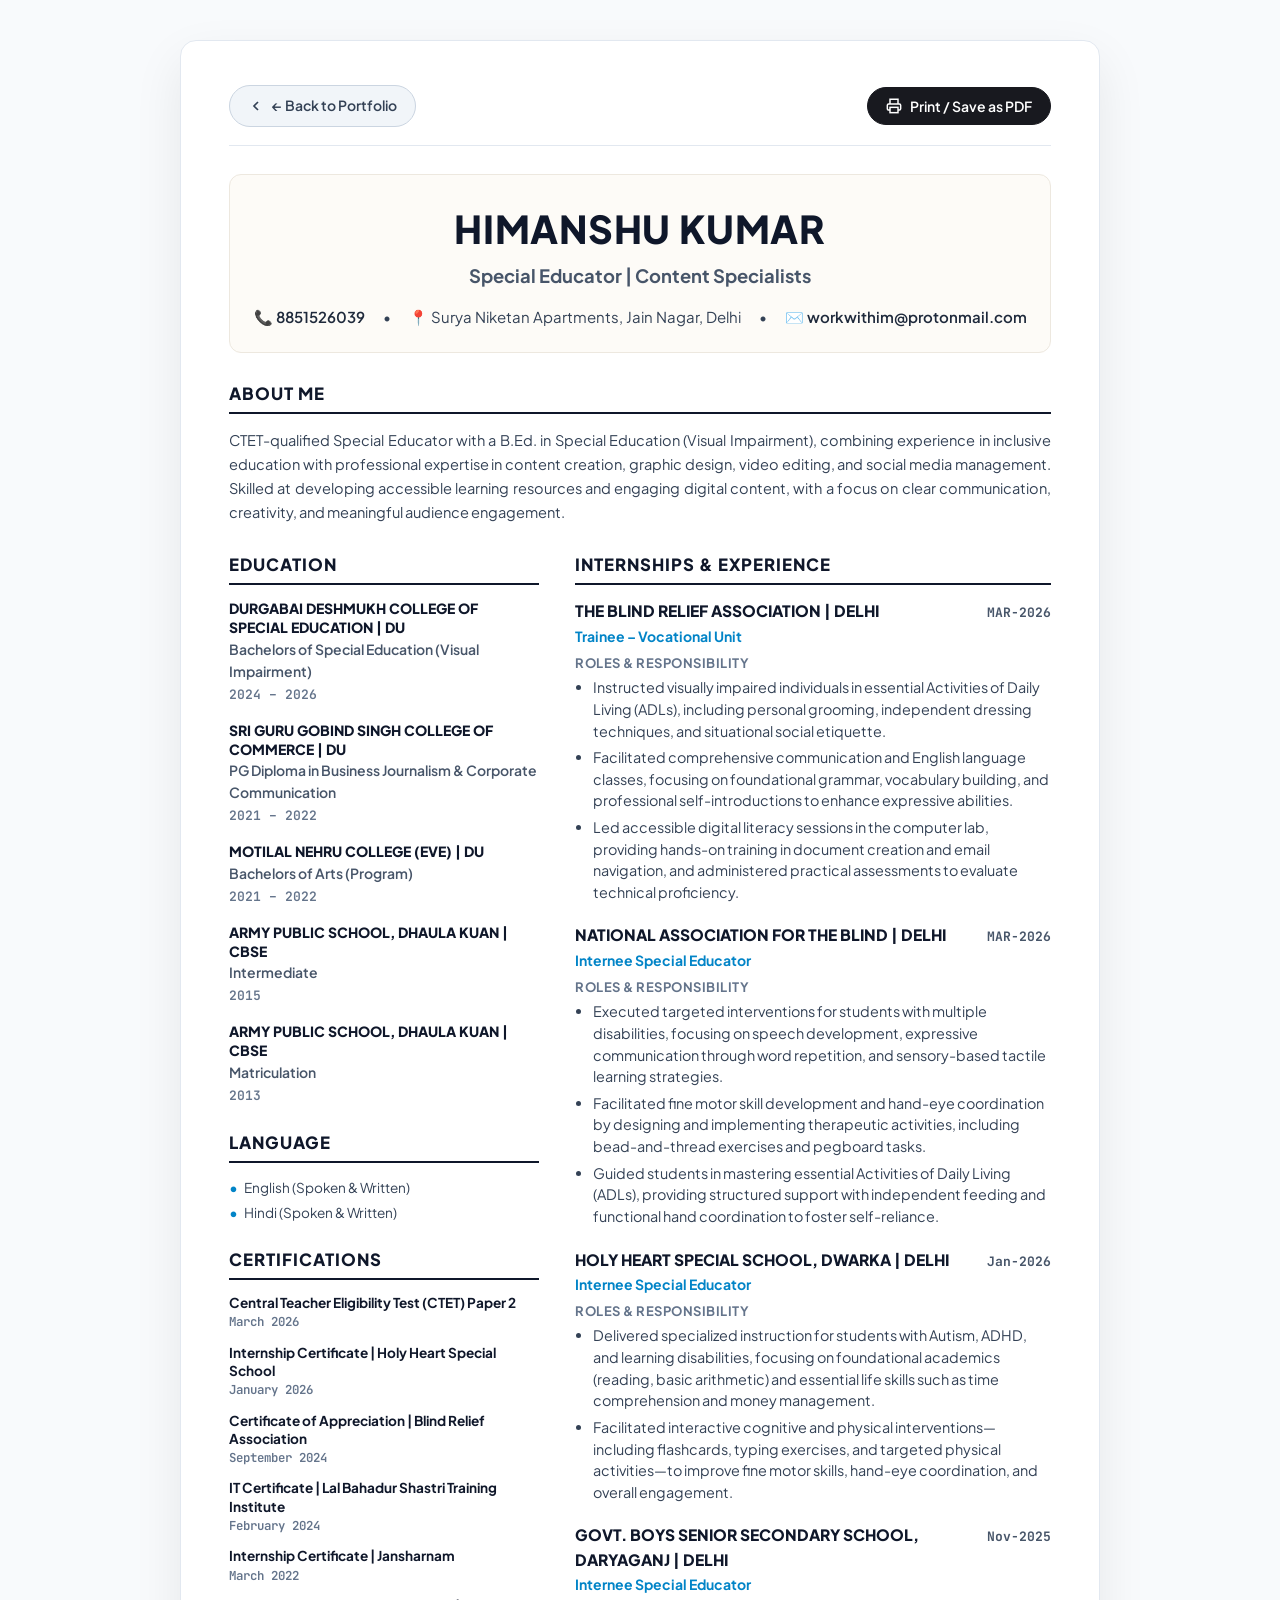
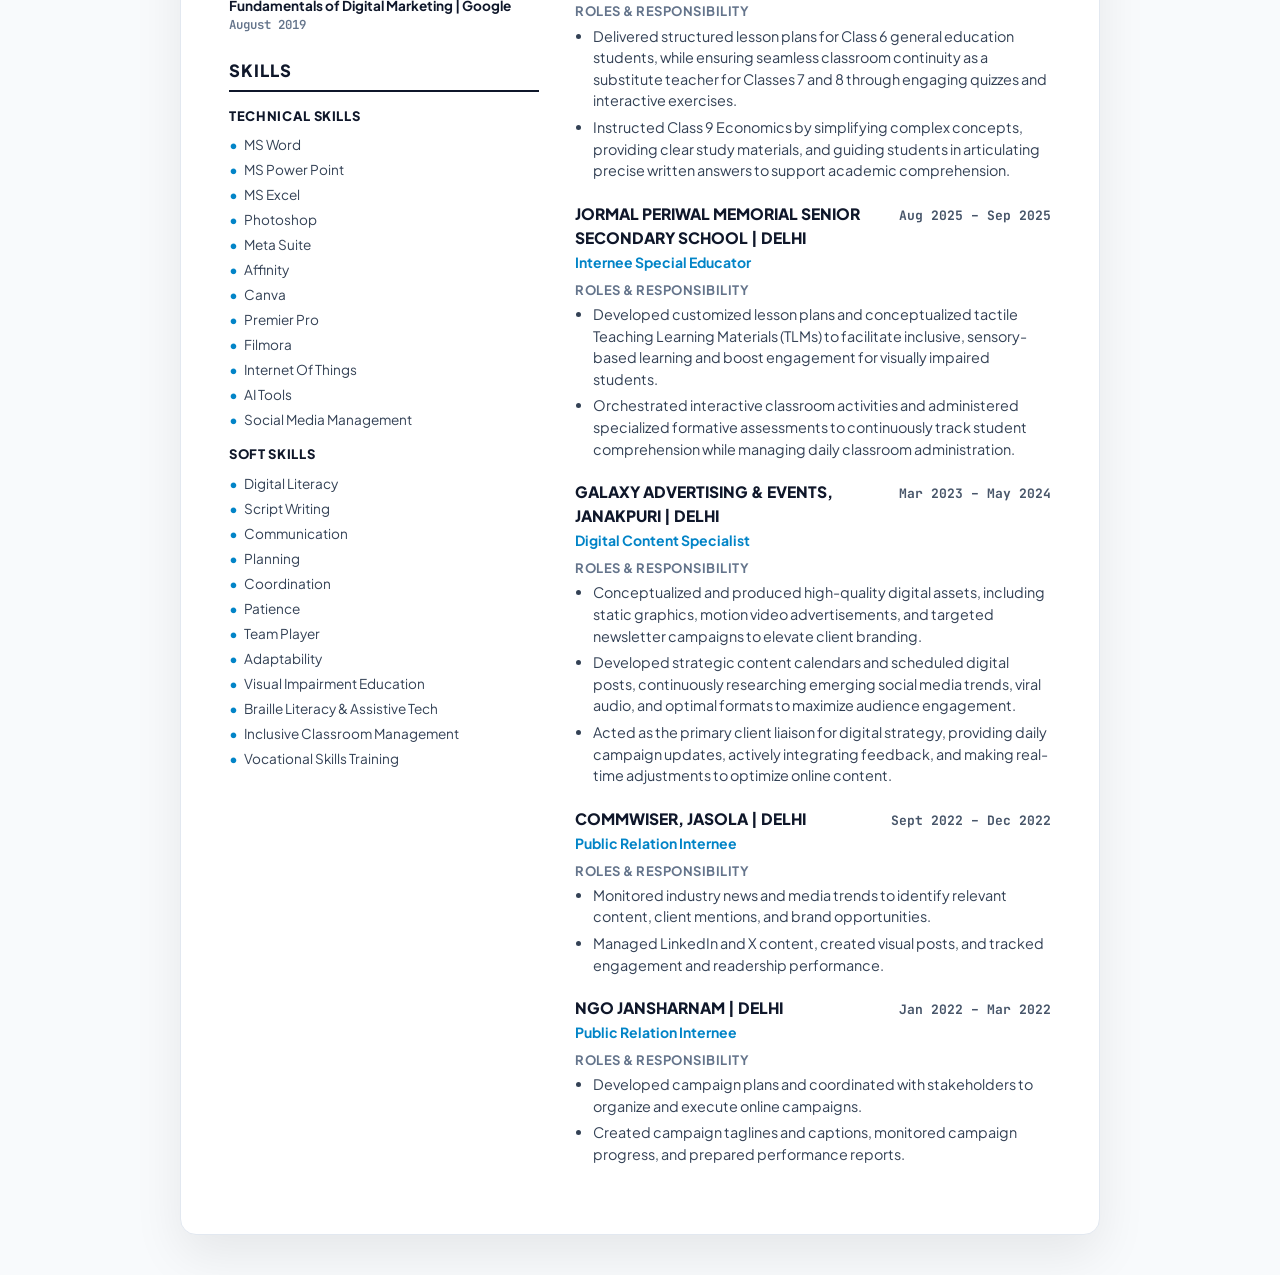
<file: resume.html>
<!DOCTYPE html>
<html lang="en">
<head>
  <meta charset="UTF-8">
  <meta name="viewport" content="width=device-width, initial-scale=1.0">
  <title>Himanshu Kumar — Curriculum Vitae / Resume</title>
  <meta name="description" content="Official Resume of Himanshu Kumar — Special Educator (Visual Impairment, CTET Qualified) & Digital Content Specialist.">
  <link rel="preconnect" href="https://fonts.googleapis.com">
  <link rel="preconnect" href="https://fonts.gstatic.com" crossorigin>
  <link href="https://fonts.googleapis.com/css2?family=Plus+Jakarta+Sans:wght@400;500;600;700;800&family=JetBrains+Mono:wght@500;700&display=swap" rel="stylesheet">
  
  <style>
    :root {
      --primary: #18191f;
      --accent: #0284c7;
      --accent-dark: #0369a1;
      --text-dark: #1e293b;
      --text-muted: #64748b;
      --border: #e2e8f0;
      --bg: #f8fafc;
      --card-bg: #ffffff;
      --font-main: 'Plus Jakarta Sans', sans-serif;
      --font-mono: 'JetBrains Mono', monospace;
    }

    * {
      margin: 0;
      padding: 0;
      box-sizing: border-box;
    }

    body {
      font-family: var(--font-main);
      background-color: var(--bg);
      color: var(--text-dark);
      line-height: 1.55;
      padding: 40px 20px;
    }

    .resume-wrapper {
      max-width: 920px;
      margin: 0 auto;
      background: var(--card-bg);
      border-radius: 16px;
      box-shadow: 0 20px 50px rgba(0, 0, 0, 0.08);
      border: 1px solid var(--border);
      padding: 44px 48px;
      position: relative;
    }

    /* Top Action Bar */
    .action-bar {
      display: flex;
      justify-content: space-between;
      align-items: center;
      margin-bottom: 28px;
      padding-bottom: 18px;
      border-bottom: 1px solid var(--border);
    }

    .btn-action {
      display: inline-flex;
      align-items: center;
      gap: 8px;
      font-family: var(--font-main);
      font-size: 0.875rem;
      font-weight: 600;
      padding: 9px 18px;
      border-radius: 9999px;
      text-decoration: none;
      cursor: pointer;
      transition: all 0.2s ease;
    }

    .btn-back {
      background: #f1f5f9;
      color: #334155;
      border: 1px solid #cbd5e1;
    }

    .btn-back:hover {
      background: #e2e8f0;
      color: #0f172a;
    }

    .btn-print {
      background: var(--primary);
      color: #ffffff;
      border: 1px solid var(--primary);
    }

    .btn-print:hover {
      background: var(--accent);
      border-color: var(--accent);
    }

    /* Resume Header */
    .resume-header {
      text-align: center;
      margin-bottom: 28px;
      padding-bottom: 20px;
      border-bottom: 2px solid var(--border);
      background: #fdfbf7;
      padding: 24px 20px;
      border-radius: 12px;
      border: 1px solid #ede8df;
    }

    .resume-name {
      font-size: 2.4rem;
      font-weight: 800;
      color: #0f172a;
      letter-spacing: 0.02em;
      margin-bottom: 4px;
      text-transform: uppercase;
    }

    .resume-subtitle {
      font-size: 1.15rem;
      font-weight: 700;
      color: #475569;
      margin-bottom: 14px;
    }

    .resume-contacts {
      display: flex;
      justify-content: center;
      align-items: center;
      gap: 18px;
      flex-wrap: wrap;
      font-size: 0.9375rem;
      color: #334155;
    }

    .resume-contacts a {
      color: var(--text-dark);
      text-decoration: none;
      font-weight: 600;
    }

    .resume-contacts a:hover {
      color: var(--accent);
    }

    /* 2-Column Body Layout */
    .resume-body-grid {
      display: grid;
      grid-template-columns: 310px 1fr;
      gap: 36px;
    }

    /* Section Styling */
    .section {
      margin-bottom: 24px;
    }

    .section-title {
      font-size: 1.05rem;
      font-weight: 800;
      color: #0f172a;
      text-transform: uppercase;
      letter-spacing: 0.06em;
      border-bottom: 2px solid #0f172a;
      padding-bottom: 5px;
      margin-bottom: 14px;
    }

    .about-box {
      font-size: 0.9125rem;
      color: #334155;
      line-height: 1.65;
      text-align: justify;
    }

    /* Left Sidebar: Education Items */
    .edu-block {
      margin-bottom: 16px;
    }

    .edu-block:last-child {
      margin-bottom: 0;
    }

    .edu-inst {
      font-size: 0.875rem;
      font-weight: 800;
      color: #0f172a;
      line-height: 1.35;
      text-transform: uppercase;
    }

    .edu-degree {
      font-size: 0.875rem;
      font-weight: 600;
      color: #475569;
      margin-top: 2px;
    }

    .edu-year {
      font-family: var(--font-mono);
      font-size: 0.8125rem;
      color: #64748b;
      font-weight: 600;
      margin-top: 2px;
    }

    /* Right Column: Experience Items */
    .exp-item {
      margin-bottom: 20px;
    }

    .exp-item:last-child {
      margin-bottom: 0;
    }

    .exp-header-row {
      display: flex;
      justify-content: space-between;
      align-items: baseline;
      margin-bottom: 2px;
    }

    .exp-org {
      font-size: 0.975rem;
      font-weight: 800;
      color: #0f172a;
      text-transform: uppercase;
    }

    .exp-date {
      font-family: var(--font-mono);
      font-size: 0.8125rem;
      color: #475569;
      font-weight: 700;
      white-space: nowrap;
    }

    .exp-role {
      font-size: 0.875rem;
      font-weight: 700;
      color: #0284c7;
      margin-bottom: 6px;
    }

    .roles-subtitle {
      font-size: 0.8125rem;
      font-weight: 700;
      color: #64748b;
      text-transform: uppercase;
      letter-spacing: 0.04em;
      margin-bottom: 4px;
    }

    .exp-bullets {
      padding-left: 18px;
      font-size: 0.9rem;
      color: #334155;
    }

    .exp-bullets li {
      margin-bottom: 5px;
      line-height: 1.5;
    }

    /* Skills Pill Grid */
    .skill-group {
      margin-bottom: 14px;
    }

    .skill-group-title {
      font-size: 0.8125rem;
      font-weight: 800;
      color: #0f172a;
      text-transform: uppercase;
      letter-spacing: 0.05em;
      margin-bottom: 8px;
    }

    .skills-list {
      list-style: none;
      display: flex;
      flex-direction: column;
      gap: 4px;
    }

    .skills-list li {
      font-size: 0.85rem;
      color: #334155;
      display: flex;
      align-items: center;
      gap: 6px;
    }

    .skills-list li::before {
      content: "•";
      color: #0284c7;
      font-weight: bold;
    }

    /* Certifications List */
    .cert-item {
      margin-bottom: 12px;
    }

    .cert-title {
      font-size: 0.85rem;
      font-weight: 700;
      color: #0f172a;
      line-height: 1.35;
    }

    .cert-date {
      font-family: var(--font-mono);
      font-size: 0.775rem;
      color: #64748b;
      font-weight: 600;
    }

    /* Print Stylesheet */
    @media print {
      body {
        background: #ffffff;
        padding: 0;
        color: #000000;
      }
      .resume-wrapper {
        box-shadow: none;
        border: none;
        padding: 15px 20px;
        max-width: 100%;
        border-radius: 0;
      }
      .action-bar {
        display: none !important;
      }
      .resume-header {
        background: #ffffff;
        border: 1px solid #000000;
      }
      a {
        text-decoration: none;
        color: #000000;
      }
      .section-title {
        border-bottom-color: #000000;
      }
      .exp-role {
        color: #000000;
      }
    }

    @media (max-width: 768px) {
      .resume-body-grid {
        grid-template-columns: 1fr;
        gap: 24px;
      }
      .resume-wrapper {
        padding: 24px;
      }
    }
  </style>
</head>
<body>

  <div class="resume-wrapper">
    
    <!-- Top Action Bar -->
    <div class="action-bar">
      <a href="index.html" class="btn-action btn-back">
        <svg width="16" height="16" viewBox="0 0 24 24" fill="none" stroke="currentColor" stroke-width="2.5"><polyline points="15 18 9 12 15 6"></polyline></svg>
        <span>&larr; Back to Portfolio</span>
      </a>
      <button onclick="window.print()" class="btn-action btn-print">
        <svg width="16" height="16" viewBox="0 0 24 24" fill="none" stroke="currentColor" stroke-width="2.2"><path d="M6 9V2h12v7M6 18H4a2 2 0 0 1-2-2v-5a2 2 0 0 1 2-2h16a2 2 0 0 1 2 2v5a2 2 0 0 1-2 2h-2"></path><rect x="6" y="14" width="12" height="8"></rect></svg>
        <span>Print / Save as PDF</span>
      </button>
    </div>

    <!-- Header -->
    <header class="resume-header">
      <h1 class="resume-name">HIMANSHU KUMAR</h1>
      <div class="resume-subtitle">Special Educator | Content Specialists</div>
      <div class="resume-contacts">
        <span>📞 <a href="tel:8851526039">8851526039</a></span>
        <span>•</span>
        <span>📍 Surya Niketan Apartments, Jain Nagar, Delhi</span>
        <span>•</span>
        <span>✉️ <a href="mailto:workwithim@protonmail.com">workwithim@protonmail.com</a></span>
      </div>
    </header>

    <!-- About Me -->
    <section class="section" style="margin-bottom: 28px;">
      <h2 class="section-title">About Me</h2>
      <p class="about-box">
        CTET-qualified Special Educator with a B.Ed. in Special Education (Visual Impairment), combining experience in inclusive education with professional expertise in content creation, graphic design, video editing, and social media management. Skilled at developing accessible learning resources and engaging digital content, with a focus on clear communication, creativity, and meaningful audience engagement.
      </p>
    </section>

    <!-- 2-Column Body Layout -->
    <div class="resume-body-grid">
      
      <!-- Left Column: Education, Language, Certifications, Skills -->
      <aside class="resume-left-col">
        
        <!-- Education -->
        <section class="section">
          <h2 class="section-title">Education</h2>
          
          <div class="edu-block">
            <div class="edu-inst">Durgabai Deshmukh College of Special Education | DU</div>
            <div class="edu-degree">Bachelors of Special Education (Visual Impairment)</div>
            <div class="edu-year">2024 – 2026</div>
          </div>

          <div class="edu-block">
            <div class="edu-inst">Sri Guru Gobind Singh College of Commerce | DU</div>
            <div class="edu-degree">PG Diploma in Business Journalism &amp; Corporate Communication</div>
            <div class="edu-year">2021 – 2022</div>
          </div>

          <div class="edu-block">
            <div class="edu-inst">Motilal Nehru College (Eve) | DU</div>
            <div class="edu-degree">Bachelors of Arts (Program)</div>
            <div class="edu-year">2021 – 2022</div>
          </div>

          <div class="edu-block">
            <div class="edu-inst">Army Public School, Dhaula Kuan | CBSE</div>
            <div class="edu-degree">Intermediate</div>
            <div class="edu-year">2015</div>
          </div>

          <div class="edu-block">
            <div class="edu-inst">Army Public School, Dhaula Kuan | CBSE</div>
            <div class="edu-degree">Matriculation</div>
            <div class="edu-year">2013</div>
          </div>
        </section>

        <!-- Language -->
        <section class="section">
          <h2 class="section-title">Language</h2>
          <ul class="skills-list">
            <li>English (Spoken &amp; Written)</li>
            <li>Hindi (Spoken &amp; Written)</li>
          </ul>
        </section>

        <!-- Certifications -->
        <section class="section">
          <h2 class="section-title">Certifications</h2>
          
          <div class="cert-item">
            <div class="cert-title">Central Teacher Eligibility Test (CTET) Paper 2</div>
            <div class="cert-date">March 2026</div>
          </div>

          <div class="cert-item">
            <div class="cert-title">Internship Certificate | Holy Heart Special School</div>
            <div class="cert-date">January 2026</div>
          </div>

          <div class="cert-item">
            <div class="cert-title">Certificate of Appreciation | Blind Relief Association</div>
            <div class="cert-date">September 2024</div>
          </div>

          <div class="cert-item">
            <div class="cert-title">IT Certificate | Lal Bahadur Shastri Training Institute</div>
            <div class="cert-date">February 2024</div>
          </div>

          <div class="cert-item">
            <div class="cert-title">Internship Certificate | Jansharnam</div>
            <div class="cert-date">March 2022</div>
          </div>

          <div class="cert-item">
            <div class="cert-title">Fundamentals of Digital Marketing | Google</div>
            <div class="cert-date">August 2019</div>
          </div>
        </section>

        <!-- Skills -->
        <section class="section">
          <h2 class="section-title">Skills</h2>
          
          <div class="skill-group">
            <div class="skill-group-title">Technical Skills</div>
            <ul class="skills-list">
              <li>MS Word</li>
              <li>MS Power Point</li>
              <li>MS Excel</li>
              <li>Photoshop</li>
              <li>Meta Suite</li>
              <li>Affinity</li>
              <li>Canva</li>
              <li>Premier Pro</li>
              <li>Filmora</li>
              <li>Internet Of Things</li>
              <li>AI Tools</li>
              <li>Social Media Management</li>
            </ul>
          </div>

          <div class="skill-group">
            <div class="skill-group-title">Soft Skills</div>
            <ul class="skills-list">
              <li>Digital Literacy</li>
              <li>Script Writing</li>
              <li>Communication</li>
              <li>Planning</li>
              <li>Coordination</li>
              <li>Patience</li>
              <li>Team Player</li>
              <li>Adaptability</li>
              <li>Visual Impairment Education</li>
              <li>Braille Literacy &amp; Assistive Tech</li>
              <li>Inclusive Classroom Management</li>
              <li>Vocational Skills Training</li>
            </ul>
          </div>
        </section>

      </aside>

      <!-- Right Column: Internships & Experience -->
      <main class="resume-right-col">
        <section class="section">
          <h2 class="section-title">Internships &amp; Experience</h2>
          
          <!-- The Blind Relief Association -->
          <div class="exp-item">
            <div class="exp-header-row">
              <div class="exp-org">The Blind Relief Association | Delhi</div>
              <div class="exp-date">MAR-2026</div>
            </div>
            <div class="exp-role">Trainee – Vocational Unit</div>
            <div class="roles-subtitle">Roles &amp; Responsibility</div>
            <ul class="exp-bullets">
              <li>Instructed visually impaired individuals in essential Activities of Daily Living (ADLs), including personal grooming, independent dressing techniques, and situational social etiquette.</li>
              <li>Facilitated comprehensive communication and English language classes, focusing on foundational grammar, vocabulary building, and professional self-introductions to enhance expressive abilities.</li>
              <li>Led accessible digital literacy sessions in the computer lab, providing hands-on training in document creation and email navigation, and administered practical assessments to evaluate technical proficiency.</li>
            </ul>
          </div>

          <!-- National Association for the Blind -->
          <div class="exp-item">
            <div class="exp-header-row">
              <div class="exp-org">National Association for the Blind | Delhi</div>
              <div class="exp-date">MAR-2026</div>
            </div>
            <div class="exp-role">Internee Special Educator</div>
            <div class="roles-subtitle">Roles &amp; Responsibility</div>
            <ul class="exp-bullets">
              <li>Executed targeted interventions for students with multiple disabilities, focusing on speech development, expressive communication through word repetition, and sensory-based tactile learning strategies.</li>
              <li>Facilitated fine motor skill development and hand-eye coordination by designing and implementing therapeutic activities, including bead-and-thread exercises and pegboard tasks.</li>
              <li>Guided students in mastering essential Activities of Daily Living (ADLs), providing structured support with independent feeding and functional hand coordination to foster self-reliance.</li>
            </ul>
          </div>

          <!-- Holy Heart Special School -->
          <div class="exp-item">
            <div class="exp-header-row">
              <div class="exp-org">Holy Heart Special School, Dwarka | Delhi</div>
              <div class="exp-date">Jan-2026</div>
            </div>
            <div class="exp-role">Internee Special Educator</div>
            <div class="roles-subtitle">Roles &amp; Responsibility</div>
            <ul class="exp-bullets">
              <li>Delivered specialized instruction for students with Autism, ADHD, and learning disabilities, focusing on foundational academics (reading, basic arithmetic) and essential life skills such as time comprehension and money management.</li>
              <li>Facilitated interactive cognitive and physical interventions—including flashcards, typing exercises, and targeted physical activities—to improve fine motor skills, hand-eye coordination, and overall engagement.</li>
            </ul>
          </div>

          <!-- Govt. Boys Senior Secondary School -->
          <div class="exp-item">
            <div class="exp-header-row">
              <div class="exp-org">Govt. Boys Senior Secondary School, Daryaganj | Delhi</div>
              <div class="exp-date">Nov-2025</div>
            </div>
            <div class="exp-role">Internee Special Educator</div>
            <div class="roles-subtitle">Roles &amp; Responsibility</div>
            <ul class="exp-bullets">
              <li>Delivered structured lesson plans for Class 6 general education students, while ensuring seamless classroom continuity as a substitute teacher for Classes 7 and 8 through engaging quizzes and interactive exercises.</li>
              <li>Instructed Class 9 Economics by simplifying complex concepts, providing clear study materials, and guiding students in articulating precise written answers to support academic comprehension.</li>
            </ul>
          </div>

          <!-- Jormal Periwal Memorial School -->
          <div class="exp-item">
            <div class="exp-header-row">
              <div class="exp-org">Jormal Periwal Memorial Senior Secondary School | Delhi</div>
              <div class="exp-date">Aug 2025 – Sep 2025</div>
            </div>
            <div class="exp-role">Internee Special Educator</div>
            <div class="roles-subtitle">Roles &amp; Responsibility</div>
            <ul class="exp-bullets">
              <li>Developed customized lesson plans and conceptualized tactile Teaching Learning Materials (TLMs) to facilitate inclusive, sensory-based learning and boost engagement for visually impaired students.</li>
              <li>Orchestrated interactive classroom activities and administered specialized formative assessments to continuously track student comprehension while managing daily classroom administration.</li>
            </ul>
          </div>

          <!-- Galaxy Advertising & Events -->
          <div class="exp-item">
            <div class="exp-header-row">
              <div class="exp-org">Galaxy Advertising &amp; Events, Janakpuri | Delhi</div>
              <div class="exp-date">Mar 2023 – May 2024</div>
            </div>
            <div class="exp-role">Digital Content Specialist</div>
            <div class="roles-subtitle">Roles &amp; Responsibility</div>
            <ul class="exp-bullets">
              <li>Conceptualized and produced high-quality digital assets, including static graphics, motion video advertisements, and targeted newsletter campaigns to elevate client branding.</li>
              <li>Developed strategic content calendars and scheduled digital posts, continuously researching emerging social media trends, viral audio, and optimal formats to maximize audience engagement.</li>
              <li>Acted as the primary client liaison for digital strategy, providing daily campaign updates, actively integrating feedback, and making real-time adjustments to optimize online content.</li>
            </ul>
          </div>

          <!-- Commwiser -->
          <div class="exp-item">
            <div class="exp-header-row">
              <div class="exp-org">Commwiser, Jasola | Delhi</div>
              <div class="exp-date">Sept 2022 – Dec 2022</div>
            </div>
            <div class="exp-role">Public Relation Internee</div>
            <div class="roles-subtitle">Roles &amp; Responsibility</div>
            <ul class="exp-bullets">
              <li>Monitored industry news and media trends to identify relevant content, client mentions, and brand opportunities.</li>
              <li>Managed LinkedIn and X content, created visual posts, and tracked engagement and readership performance.</li>
            </ul>
          </div>

          <!-- NGO Jansharnam -->
          <div class="exp-item">
            <div class="exp-header-row">
              <div class="exp-org">NGO Jansharnam | Delhi</div>
              <div class="exp-date">Jan 2022 – Mar 2022</div>
            </div>
            <div class="exp-role">Public Relation Internee</div>
            <div class="roles-subtitle">Roles &amp; Responsibility</div>
            <ul class="exp-bullets">
              <li>Developed campaign plans and coordinated with stakeholders to organize and execute online campaigns.</li>
              <li>Created campaign taglines and captions, monitored campaign progress, and prepared performance reports.</li>
            </ul>
          </div>

        </section>
      </main>

    </div>

  </div>

</body>
</html>
</file>
